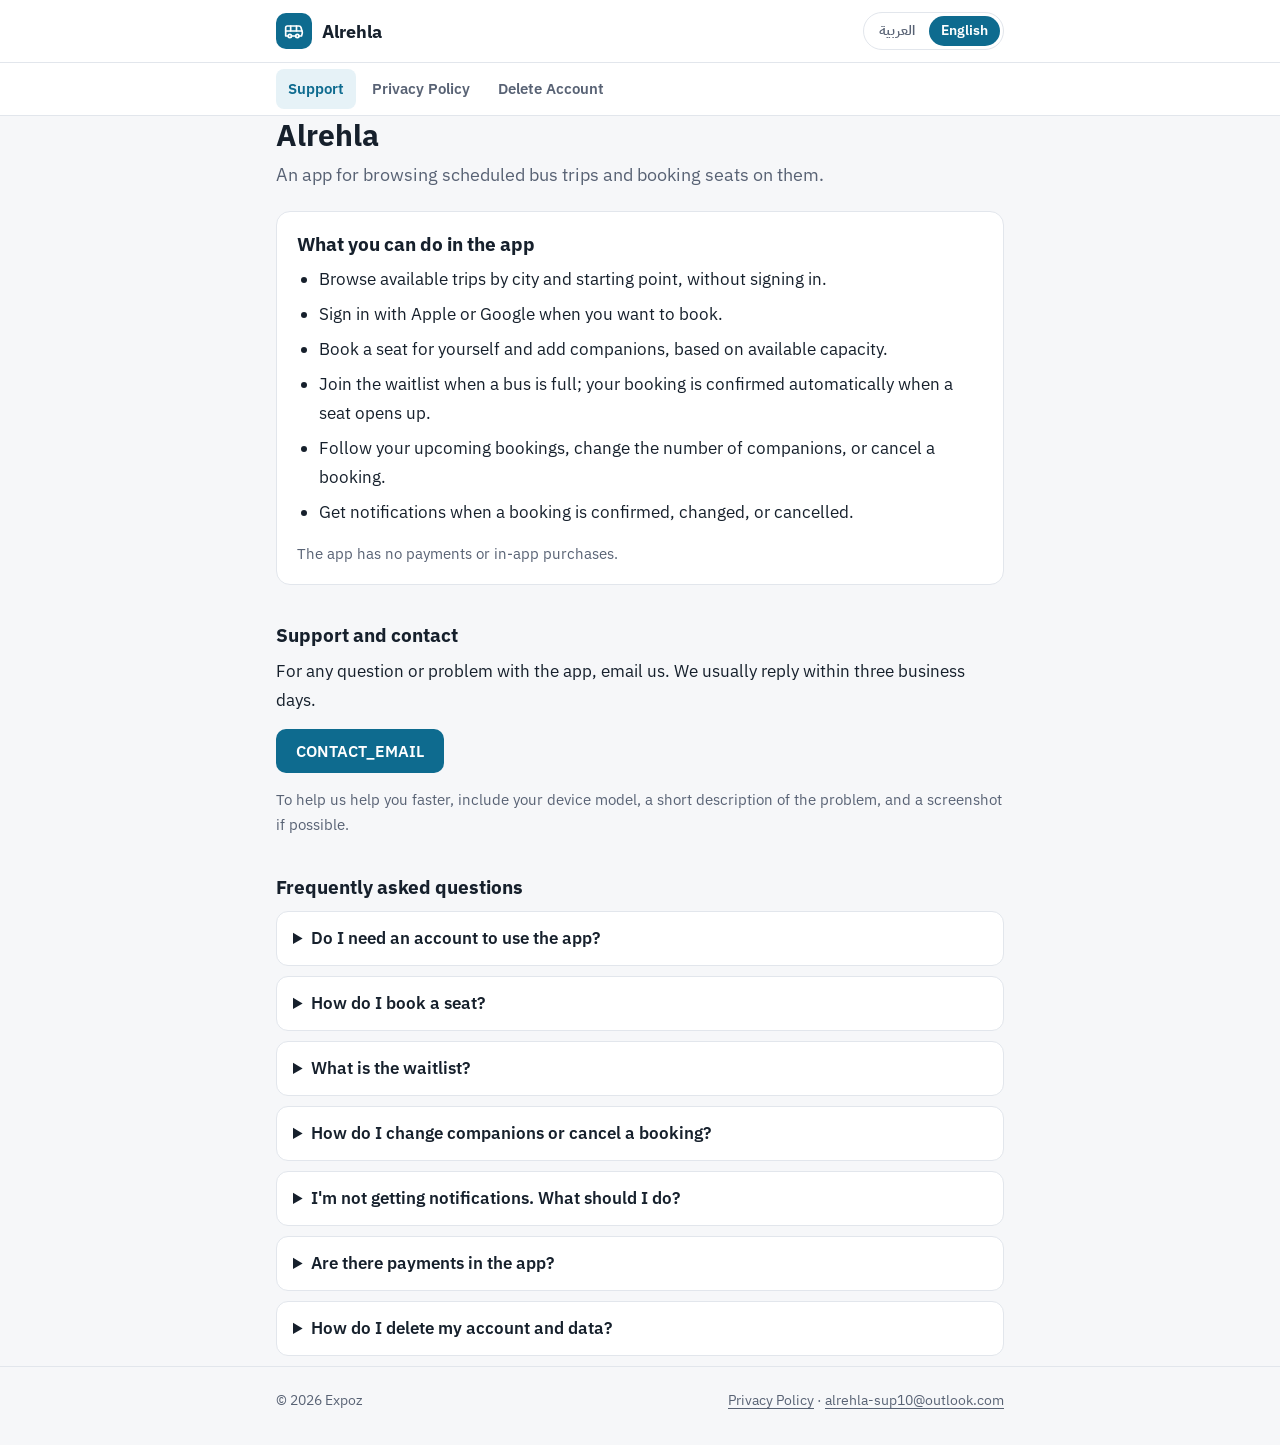
<file: index.html>
<!doctype html>
<html lang="ar" dir="rtl">
  <head>
    <meta charset="utf-8" />
    <meta name="viewport" content="width=device-width, initial-scale=1" />
    <title>Alrehla — الدعم | Support</title>
    <meta
      name="description"
      content="Alrehla: browse scheduled bus trips and book your seat. Support and contact information."
    />
    <link rel="preconnect" href="https://fonts.googleapis.com" />
    <link rel="preconnect" href="https://fonts.gstatic.com" crossorigin />
    <link
      rel="stylesheet"
      href="https://fonts.googleapis.com/css2?family=IBM+Plex+Sans+Arabic:wght@400;600;700&family=IBM+Plex+Sans:wght@400;600;700&display=swap"
    />
    <link rel="stylesheet" href="style.css" />
    <script src="site.js"></script>
  </head>
  <body>
    <header class="site-header">
      <div class="wrap bar">
        <a class="brand" href="./">
          <span class="brand-mark" aria-hidden="true">
            <svg
              viewBox="0 0 24 24"
              fill="none"
              stroke="currentColor"
              stroke-width="2"
              stroke-linecap="round"
              stroke-linejoin="round"
            >
              <path d="M8 6v6" />
              <path d="M15 6v6" />
              <path d="M2 12h19.6" />
              <path
                d="M18 18h3s.5-1.7.8-2.8c.1-.4.2-.8.2-1.2 0-.4-.1-.8-.2-1.2l-1.4-5C20.1 6.8 19.1 6 18 6H4a2 2 0 0 0-2 2v10h3"
              />
              <circle cx="7" cy="18" r="2" />
              <path d="M9 18h5" />
              <circle cx="16" cy="18" r="2" />
            </svg>
          </span>
          Alrehla
        </a>
        <div class="lang-switch" role="group" aria-label="اللغة / Language">
          <button type="button" data-set-lang="ar" lang="ar">العربية</button>
          <button type="button" data-set-lang="en" lang="en">English</button>
        </div>
      </div>
      <nav class="site-nav" aria-label="Site">
        <div class="wrap">
          <a href="./" aria-current="page"
            ><span class="ar">الدعم</span><span class="en">Support</span></a
          >
          <a href="privacy.html"
            ><span class="ar">سياسة الخصوصية</span
            ><span class="en">Privacy Policy</span></a
          >
          <a href="delete-account.html"
            ><span class="ar">حذف الحساب</span
            ><span class="en">Delete Account</span></a
          >
        </div>
      </nav>
    </header>

    <main class="wrap">
      <!-- ===================== العربية ===================== -->
      <section class="ar" lang="ar" dir="rtl">
        <h1>Alrehla</h1>
        <p class="lead">
          تطبيق لتصفّح رحلات الحافلات المجدولة وحجز المقاعد فيها.
        </p>

        <div class="card">
          <h2>ماذا يمكنك أن تفعل في التطبيق؟</h2>
          <ul>
            <li>
              تصفّح الرحلات المتاحة حسب المدينة ونقطة الانطلاق، بدون تسجيل دخول.
            </li>
            <li>تسجيل الدخول باستخدام Apple أو Google عند الرغبة في الحجز.</li>
            <li>حجز مقعد لك وإضافة مرافقين حسب السعة المتاحة.</li>
            <li>
              الانضمام إلى قائمة الانتظار عند امتلاء الحافلة، وتأكيد الحجز
              تلقائياً عند توفر مقعد.
            </li>
            <li>
              متابعة حجوزاتك القادمة، وتعديل عدد المرافقين أو إلغاء الحجز.
            </li>
            <li>تلقي إشعارات عند تأكيد الحجز أو تعديله أو إلغائه.</li>
          </ul>
          <p class="muted">لا يتضمن التطبيق أي مدفوعات أو مشتريات.</p>
        </div>

        <h2 id="contact">الدعم والتواصل</h2>
        <p>
          لأي سؤال أو مشكلة في التطبيق، راسلنا عبر البريد الإلكتروني، ونرد عادةً
          خلال ثلاثة أيام عمل.
        </p>
        <p>
          <a class="btn" href="mailto:CONTACT_EMAIL" dir="ltr">CONTACT_EMAIL</a>
        </p>
        <p class="muted">
          لتسريع المساعدة، اذكر نوع جهازك ووصفاً مختصراً للمشكلة، وأرفق لقطة
          شاشة إن أمكن.
        </p>

        <h2>الأسئلة الشائعة</h2>
        <details>
          <summary>هل أحتاج إلى حساب لاستخدام التطبيق؟</summary>
          <p>
            لا. يمكنك تصفّح الرحلات بدون تسجيل. تحتاج إلى تسجيل الدخول باستخدام
            Apple أو Google فقط عند إنشاء حجز أو إدارة حجوزاتك.
          </p>
        </details>
        <details>
          <summary>كيف أحجز مقعداً؟</summary>
          <p>
            اختر مدينتك ونقطة الانطلاق، ثم اختر الرحلة المناسبة واضغط على زر
            الحجز، وحدّد عدد المرافقين إن وُجدوا.
          </p>
        </details>
        <details>
          <summary>ما هي قائمة الانتظار؟</summary>
          <p>
            إذا لم تتوفر مقاعد كافية في الرحلة، يمكنك الانضمام إلى قائمة
            الانتظار. عند توفر مقعد مناسب يُؤكَّد حجزك تلقائياً ويصلك إشعار
            بذلك.
          </p>
        </details>
        <details>
          <summary>كيف أعدّل عدد المرافقين أو ألغي حجزي؟</summary>
          <p>
            افتح صفحة «حجوزاتي»، واختر الحجز، ثم عدّل عدد المرافقين أو ألغِ
            الحجز.
          </p>
        </details>
        <details>
          <summary>لا تصلني الإشعارات، ماذا أفعل؟</summary>
          <p>
            تأكد من السماح بإشعارات تطبيق Alrehla من إعدادات جهازك، ومن أنك
            مسجّل الدخول في التطبيق.
          </p>
        </details>
        <details>
          <summary>هل يوجد دفع داخل التطبيق؟</summary>
          <p>لا. التطبيق لا يتضمن أي مدفوعات أو مشتريات داخلية.</p>
        </details>
        <details>
          <summary>كيف أحذف حسابي وبياناتي؟</summary>
          <p>
            يمكنك حذف حسابك من داخل التطبيق في أي وقت، أو بطلب عبر البريد
            الإلكتروني. التفاصيل الكاملة في صفحة
            <a href="delete-account.html">حذف الحساب</a>.
          </p>
        </details>
      </section>

      <!-- ===================== English ===================== -->
      <section class="en" lang="en" dir="ltr">
        <h1>Alrehla</h1>
        <p class="lead">
          An app for browsing scheduled bus trips and booking seats on them.
        </p>

        <div class="card">
          <h2>What you can do in the app</h2>
          <ul>
            <li>
              Browse available trips by city and starting point, without signing
              in.
            </li>
            <li>Sign in with Apple or Google when you want to book.</li>
            <li>
              Book a seat for yourself and add companions, based on available
              capacity.
            </li>
            <li>
              Join the waitlist when a bus is full; your booking is confirmed
              automatically when a seat opens up.
            </li>
            <li>
              Follow your upcoming bookings, change the number of companions, or
              cancel a booking.
            </li>
            <li>
              Get notifications when a booking is confirmed, changed, or
              cancelled.
            </li>
          </ul>
          <p class="muted">The app has no payments or in-app purchases.</p>
        </div>

        <h2 id="contact-en">Support and contact</h2>
        <p>
          For any question or problem with the app, email us. We usually reply
          within three business days.
        </p>
        <p><a class="btn" href="mailto:CONTACT_EMAIL">CONTACT_EMAIL</a></p>
        <p class="muted">
          To help us help you faster, include your device model, a short
          description of the problem, and a screenshot if possible.
        </p>

        <h2>Frequently asked questions</h2>
        <details>
          <summary>Do I need an account to use the app?</summary>
          <p>
            No. You can browse trips without signing in. You only need to sign
            in with Apple or Google to create a booking or manage your bookings.
          </p>
        </details>
        <details>
          <summary>How do I book a seat?</summary>
          <p>
            Choose your city and starting point, pick a trip, tap the booking
            button, and set the number of companions if any.
          </p>
        </details>
        <details>
          <summary>What is the waitlist?</summary>
          <p>
            If a trip doesn't have enough seats, you can join its waitlist. When
            a suitable seat becomes available, your booking is confirmed
            automatically and you get a notification.
          </p>
        </details>
        <details>
          <summary>How do I change companions or cancel a booking?</summary>
          <p>
            Open the "My Bookings" (حجوزاتي) page, select the booking, then
            change the number of companions or cancel it.
          </p>
        </details>
        <details>
          <summary>I'm not getting notifications. What should I do?</summary>
          <p>
            Make sure notifications for Alrehla are allowed in your device
            settings and that you are signed in to the app.
          </p>
        </details>
        <details>
          <summary>Are there payments in the app?</summary>
          <p>No. The app has no payments or in-app purchases.</p>
        </details>
        <details>
          <summary>How do I delete my account and data?</summary>
          <p>
            You can delete your account from inside the app at any time, or
            request deletion by email. Full details are on the
            <a href="delete-account.html">Delete Account</a> page.
          </p>
        </details>
      </section>
    </main>

    <footer class="site-footer">
      <div class="wrap">
        <span>© 2026 Expoz</span>
        <span>
          <a href="privacy.html"
            ><span class="ar">سياسة الخصوصية</span
            ><span class="en">Privacy Policy</span></a
          >
          ·
          <a href="mailto:CONTACT_EMAIL" dir="ltr">alrehla-sup10@outlook.com</a>
        </span>
      </div>
    </footer>
  </body>
</html>
</file>
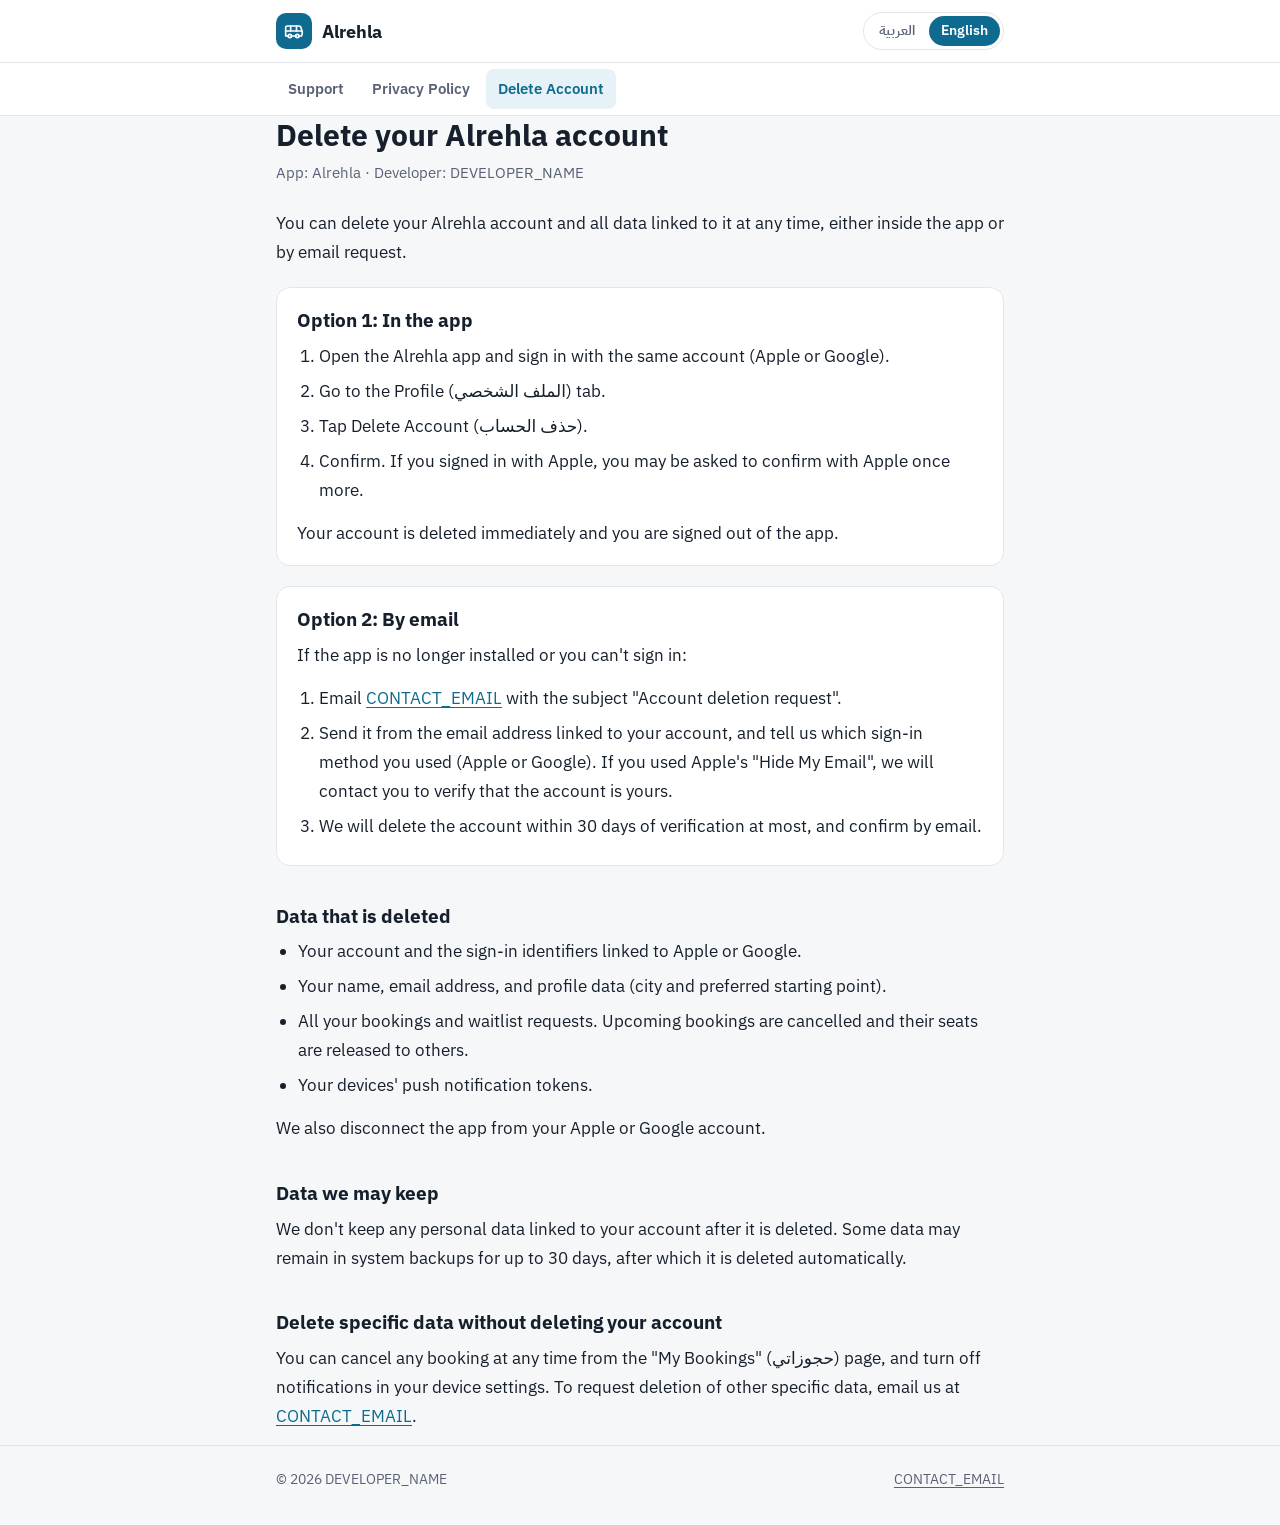
<file: delete-account.html>
<!doctype html>
<html lang="ar" dir="rtl">
<head>
  <meta charset="utf-8">
  <meta name="viewport" content="width=device-width, initial-scale=1">
  <title>Alrehla — حذف الحساب | Delete Account</title>
  <meta name="description" content="How to delete your Alrehla account and data, what is deleted, and what is kept.">
  <link rel="preconnect" href="https://fonts.googleapis.com">
  <link rel="preconnect" href="https://fonts.gstatic.com" crossorigin>
  <link rel="stylesheet" href="https://fonts.googleapis.com/css2?family=IBM+Plex+Sans+Arabic:wght@400;600;700&family=IBM+Plex+Sans:wght@400;600;700&display=swap">
  <link rel="stylesheet" href="style.css">
  <script src="site.js"></script>
</head>
<body>
  <header class="site-header">
    <div class="wrap bar">
      <a class="brand" href="./">
        <span class="brand-mark" aria-hidden="true">
          <svg viewBox="0 0 24 24" fill="none" stroke="currentColor" stroke-width="2" stroke-linecap="round" stroke-linejoin="round"><path d="M8 6v6"/><path d="M15 6v6"/><path d="M2 12h19.6"/><path d="M18 18h3s.5-1.7.8-2.8c.1-.4.2-.8.2-1.2 0-.4-.1-.8-.2-1.2l-1.4-5C20.1 6.8 19.1 6 18 6H4a2 2 0 0 0-2 2v10h3"/><circle cx="7" cy="18" r="2"/><path d="M9 18h5"/><circle cx="16" cy="18" r="2"/></svg>
        </span>
        Alrehla
      </a>
      <div class="lang-switch" role="group" aria-label="اللغة / Language">
        <button type="button" data-set-lang="ar" lang="ar">العربية</button>
        <button type="button" data-set-lang="en" lang="en">English</button>
      </div>
    </div>
    <nav class="site-nav" aria-label="Site">
      <div class="wrap">
        <a href="./"><span class="ar">الدعم</span><span class="en">Support</span></a>
        <a href="privacy.html"><span class="ar">سياسة الخصوصية</span><span class="en">Privacy Policy</span></a>
        <a href="delete-account.html" aria-current="page"><span class="ar">حذف الحساب</span><span class="en">Delete Account</span></a>
      </div>
    </nav>
  </header>

  <main class="wrap">
    <!-- ===================== العربية ===================== -->
    <section class="ar" lang="ar" dir="rtl">
      <h1>حذف الحساب في تطبيق Alrehla</h1>
      <p class="meta">التطبيق: Alrehla · المطوّر: DEVELOPER_NAME</p>

      <p>يمكنك حذف حسابك في تطبيق Alrehla وجميع البيانات المرتبطة به في أي وقت، إما من داخل التطبيق أو بطلب عبر البريد الإلكتروني.</p>

      <div class="card">
        <h2>الطريقة الأولى: من داخل التطبيق</h2>
        <ol>
          <li>افتح تطبيق Alrehla وسجّل الدخول بنفس الحساب (Apple أو Google).</li>
          <li>اذهب إلى تبويب «الملف الشخصي».</li>
          <li>اضغط على «حذف الحساب».</li>
          <li>أكّد الحذف. إذا كنت قد سجّلت الدخول باستخدام Apple، فقد يُطلب منك التأكيد عبر Apple مرة أخرى.</li>
        </ol>
        <p>يُحذف حسابك فوراً ويتم تسجيل خروجك من التطبيق.</p>
      </div>

      <div class="card">
        <h2>الطريقة الثانية: عبر البريد الإلكتروني</h2>
        <p>إذا لم يعد التطبيق مثبّتاً لديك أو لا تستطيع الدخول إلى حسابك:</p>
        <ol>
          <li>أرسل رسالة إلى <a href="mailto:CONTACT_EMAIL?subject=Account%20deletion%20request" dir="ltr">CONTACT_EMAIL</a> بعنوان «طلب حذف الحساب».</li>
          <li>أرسلها من البريد الإلكتروني المرتبط بحسابك، واذكر طريقة تسجيل الدخول التي استخدمتها (Apple أو Google). إذا استخدمت ميزة «إخفاء بريدي الإلكتروني» من Apple، سنتواصل معك للتحقق من ملكية الحساب.</li>
          <li>سنحذف الحساب خلال 30 يوماً كحد أقصى من تاريخ التحقق، ونرسل لك تأكيداً بالبريد الإلكتروني.</li>
        </ol>
      </div>

      <h2>البيانات التي تُحذف</h2>
      <ul>
        <li>حسابك ومعرّفات تسجيل الدخول المرتبطة بـ Apple أو Google.</li>
        <li>اسمك وبريدك الإلكتروني وبيانات ملفك الشخصي (المدينة ونقطة الانطلاق المفضّلة).</li>
        <li>جميع حجوزاتك وطلبات قائمة الانتظار. تُلغى الحجوزات القادمة وتُتاح مقاعدها لغيرك.</li>
        <li>رموز الإشعارات الخاصة بأجهزتك.</li>
      </ul>
      <p>كما نلغي ربط التطبيق بحسابك في Apple أو Google.</p>

      <h2>البيانات التي قد نحتفظ بها</h2>
      <p>لا نحتفظ بأي بيانات شخصية مرتبطة بحسابك بعد حذفه. قد تبقى بعض البيانات ضمن النسخ الاحتياطية للنظام لمدة أقصاها 30 يوماً، ثم تُحذف تلقائياً.</p>

      <h2>حذف بيانات محددة دون حذف الحساب</h2>
      <p>يمكنك إلغاء أي حجز في أي وقت من صفحة «حجوزاتي»، وإيقاف الإشعارات من إعدادات جهازك. لطلب حذف بيانات أخرى محددة، راسلنا على <a href="mailto:CONTACT_EMAIL" dir="ltr">CONTACT_EMAIL</a>.</p>
    </section>

    <!-- ===================== English ===================== -->
    <section class="en" lang="en" dir="ltr">
      <h1>Delete your Alrehla account</h1>
      <p class="meta">App: Alrehla · Developer: DEVELOPER_NAME</p>

      <p>You can delete your Alrehla account and all data linked to it at any time, either inside the app or by email request.</p>

      <div class="card">
        <h2>Option 1: In the app</h2>
        <ol>
          <li>Open the Alrehla app and sign in with the same account (Apple or Google).</li>
          <li>Go to the Profile (الملف الشخصي) tab.</li>
          <li>Tap Delete Account (حذف الحساب).</li>
          <li>Confirm. If you signed in with Apple, you may be asked to confirm with Apple once more.</li>
        </ol>
        <p>Your account is deleted immediately and you are signed out of the app.</p>
      </div>

      <div class="card">
        <h2>Option 2: By email</h2>
        <p>If the app is no longer installed or you can't sign in:</p>
        <ol>
          <li>Email <a href="mailto:CONTACT_EMAIL?subject=Account%20deletion%20request">CONTACT_EMAIL</a> with the subject "Account deletion request".</li>
          <li>Send it from the email address linked to your account, and tell us which sign-in method you used (Apple or Google). If you used Apple's "Hide My Email", we will contact you to verify that the account is yours.</li>
          <li>We will delete the account within 30 days of verification at most, and confirm by email.</li>
        </ol>
      </div>

      <h2>Data that is deleted</h2>
      <ul>
        <li>Your account and the sign-in identifiers linked to Apple or Google.</li>
        <li>Your name, email address, and profile data (city and preferred starting point).</li>
        <li>All your bookings and waitlist requests. Upcoming bookings are cancelled and their seats are released to others.</li>
        <li>Your devices' push notification tokens.</li>
      </ul>
      <p>We also disconnect the app from your Apple or Google account.</p>

      <h2>Data we may keep</h2>
      <p>We don't keep any personal data linked to your account after it is deleted. Some data may remain in system backups for up to 30 days, after which it is deleted automatically.</p>

      <h2>Delete specific data without deleting your account</h2>
      <p>You can cancel any booking at any time from the "My Bookings" (حجوزاتي) page, and turn off notifications in your device settings. To request deletion of other specific data, email us at <a href="mailto:CONTACT_EMAIL">CONTACT_EMAIL</a>.</p>
    </section>
  </main>

  <footer class="site-footer">
    <div class="wrap">
      <span>© 2026 DEVELOPER_NAME</span>
      <span><a href="mailto:CONTACT_EMAIL" dir="ltr">CONTACT_EMAIL</a></span>
    </div>
  </footer>
</body>
</html>
</file>
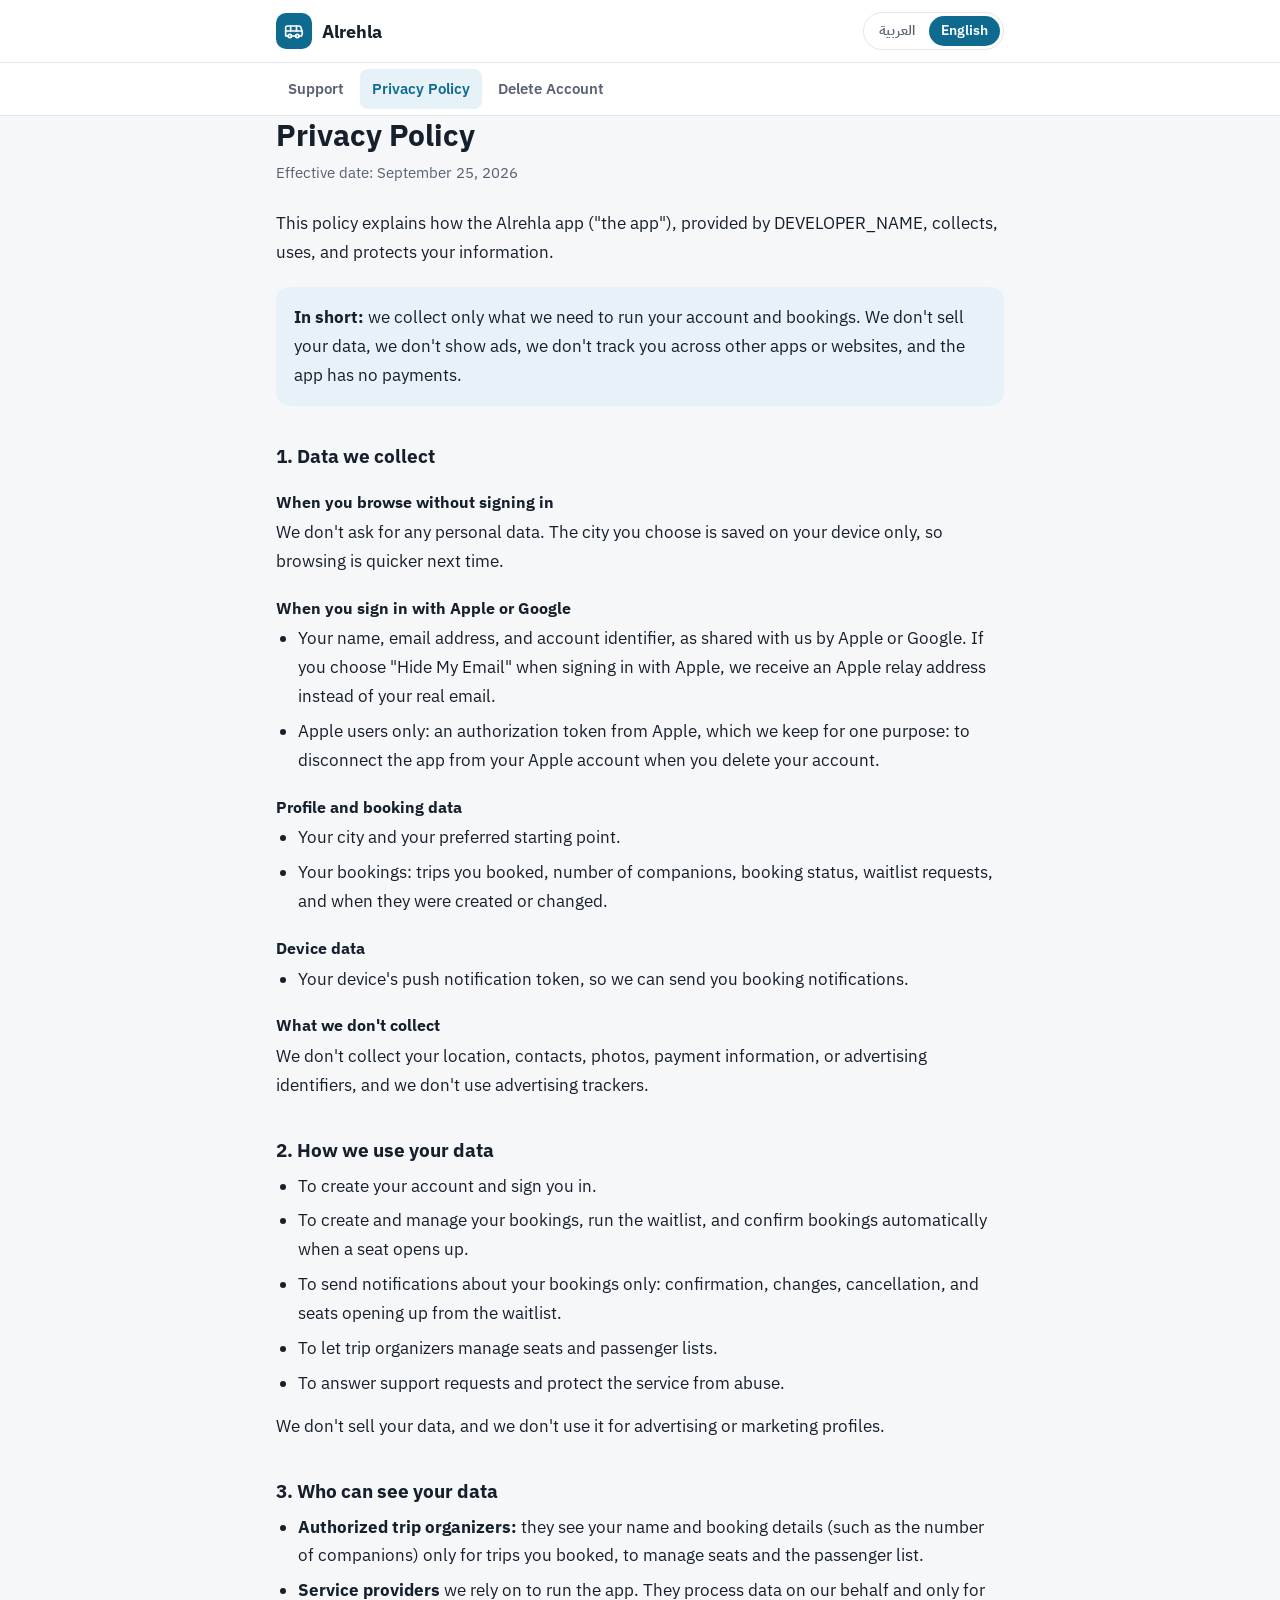
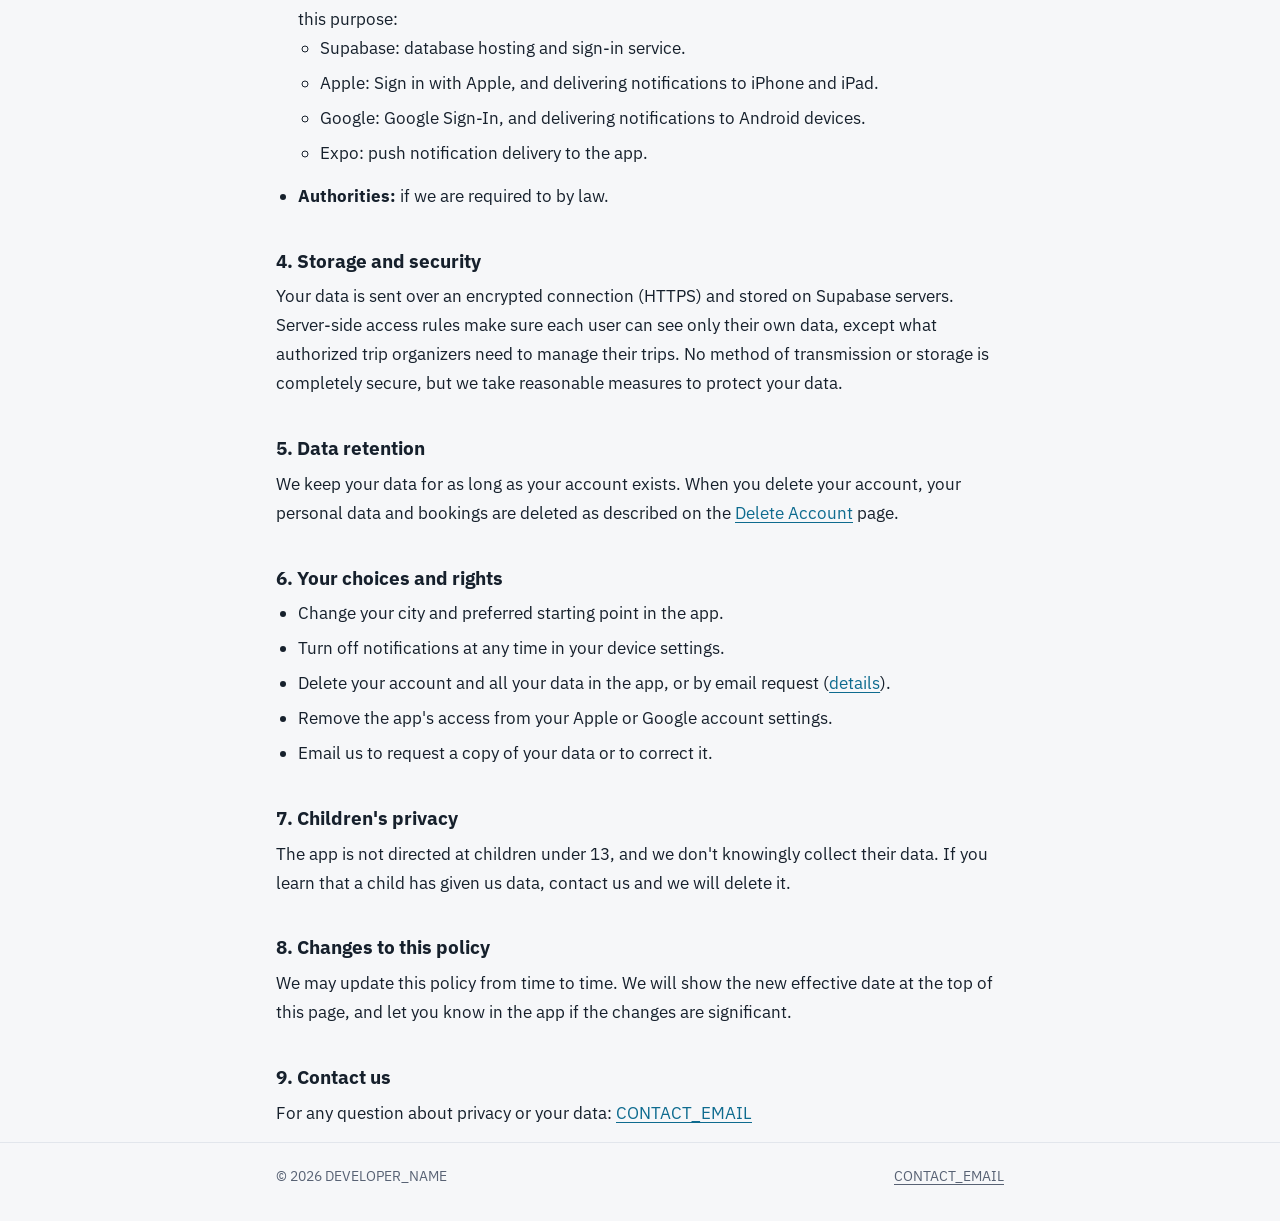
<file: privacy.html>
<!doctype html>
<html lang="ar" dir="rtl">
<head>
  <meta charset="utf-8">
  <meta name="viewport" content="width=device-width, initial-scale=1">
  <title>Alrehla — سياسة الخصوصية | Privacy Policy</title>
  <meta name="description" content="Privacy Policy for the Alrehla app: what data we collect, how we use it, and how to delete it.">
  <link rel="preconnect" href="https://fonts.googleapis.com">
  <link rel="preconnect" href="https://fonts.gstatic.com" crossorigin>
  <link rel="stylesheet" href="https://fonts.googleapis.com/css2?family=IBM+Plex+Sans+Arabic:wght@400;600;700&family=IBM+Plex+Sans:wght@400;600;700&display=swap">
  <link rel="stylesheet" href="style.css">
  <script src="site.js"></script>
</head>
<body>
  <header class="site-header">
    <div class="wrap bar">
      <a class="brand" href="./">
        <span class="brand-mark" aria-hidden="true">
          <svg viewBox="0 0 24 24" fill="none" stroke="currentColor" stroke-width="2" stroke-linecap="round" stroke-linejoin="round"><path d="M8 6v6"/><path d="M15 6v6"/><path d="M2 12h19.6"/><path d="M18 18h3s.5-1.7.8-2.8c.1-.4.2-.8.2-1.2 0-.4-.1-.8-.2-1.2l-1.4-5C20.1 6.8 19.1 6 18 6H4a2 2 0 0 0-2 2v10h3"/><circle cx="7" cy="18" r="2"/><path d="M9 18h5"/><circle cx="16" cy="18" r="2"/></svg>
        </span>
        Alrehla
      </a>
      <div class="lang-switch" role="group" aria-label="اللغة / Language">
        <button type="button" data-set-lang="ar" lang="ar">العربية</button>
        <button type="button" data-set-lang="en" lang="en">English</button>
      </div>
    </div>
    <nav class="site-nav" aria-label="Site">
      <div class="wrap">
        <a href="./"><span class="ar">الدعم</span><span class="en">Support</span></a>
        <a href="privacy.html" aria-current="page"><span class="ar">سياسة الخصوصية</span><span class="en">Privacy Policy</span></a>
        <a href="delete-account.html"><span class="ar">حذف الحساب</span><span class="en">Delete Account</span></a>
      </div>
    </nav>
  </header>

  <main class="wrap">
    <!-- ===================== العربية ===================== -->
    <section class="ar" lang="ar" dir="rtl">
      <h1>سياسة الخصوصية</h1>
      <p class="meta">تاريخ السريان: 25 سبتمبر 2026</p>

      <p>توضّح هذه السياسة كيف يجمع تطبيق Alrehla («التطبيق»)، المقدَّم من DEVELOPER_NAME، معلوماتك ويستخدمها ويحميها.</p>

      <div class="callout">
        <p><strong>باختصار:</strong> نجمع فقط ما نحتاجه لتشغيل حسابك وحجوزاتك. لا نبيع بياناتك، ولا نعرض إعلانات، ولا نتتبّعك عبر التطبيقات أو المواقع الأخرى، ولا يتضمن التطبيق أي مدفوعات.</p>
      </div>

      <h2>1. البيانات التي نجمعها</h2>

      <h3>عند التصفّح بدون تسجيل دخول</h3>
      <p>لا نطلب منك أي بيانات شخصية. المدينة التي تختارها تُحفظ على جهازك فقط لتسهيل التصفّح في المرات القادمة.</p>

      <h3>عند تسجيل الدخول باستخدام Apple أو Google</h3>
      <ul>
        <li>الاسم والبريد الإلكتروني ومعرّف الحساب، كما يشاركها معنا Apple أو Google. إذا اخترت «إخفاء بريدي الإلكتروني» عند تسجيل الدخول باستخدام Apple، فسنتلقى عنوان بريد تُعيد Apple توجيهه، بدلاً من بريدك الحقيقي.</li>
        <li>لمستخدمي Apple فقط: رمز تفويض من Apple نحتفظ به لغرض واحد، هو إلغاء ربط التطبيق بحسابك في Apple عند حذف حسابك.</li>
      </ul>

      <h3>بيانات الملف الشخصي والحجوزات</h3>
      <ul>
        <li>مدينتك ونقطة الانطلاق المفضّلة لديك.</li>
        <li>حجوزاتك: الرحلات التي حجزتها، وعدد المرافقين، وحالة الحجز، وطلبات قائمة الانتظار، وتواريخ إنشائها وتعديلها.</li>
      </ul>

      <h3>بيانات الجهاز</h3>
      <ul>
        <li>رمز الإشعارات الخاص بجهازك، لإرسال إشعارات الحجز إليك.</li>
      </ul>

      <h3>ما لا نجمعه</h3>
      <p>لا نجمع موقعك الجغرافي، ولا جهات الاتصال، ولا الصور، ولا أي معلومات دفع، ولا معرّفات الإعلانات، ولا نستخدم أدوات تتبّع إعلاني.</p>

      <h2>2. كيف نستخدم بياناتك</h2>
      <ul>
        <li>إنشاء حسابك وتسجيل دخولك.</li>
        <li>إنشاء حجوزاتك وإدارتها، وتشغيل قائمة الانتظار والتأكيد التلقائي عند توفر مقعد.</li>
        <li>إرسال إشعارات تتعلق بحجوزاتك فقط: التأكيد، والتعديل، والإلغاء، وتوفر مقعد من قائمة الانتظار.</li>
        <li>تمكين منظّمي الرحلات من إدارة المقاعد وقوائم الركاب.</li>
        <li>الرد على طلبات الدعم، وحماية الخدمة من إساءة الاستخدام.</li>
      </ul>
      <p>لا نبيع بياناتك، ولا نستخدمها للإعلانات أو لبناء ملفات تسويقية.</p>

      <h2>3. من يمكنه الاطلاع على بياناتك</h2>
      <ul>
        <li><strong>منظّمو الرحلات المخوّلون:</strong> يرون اسمك وتفاصيل حجزك (مثل عدد المرافقين) في الرحلات التي حجزت فيها فقط، لإدارة المقاعد وقائمة الركاب.</li>
        <li><strong>مزوّدو الخدمات</strong> الذين نعتمد عليهم لتشغيل التطبيق، ويعالجون البيانات نيابةً عنا ولهذا الغرض فقط:
          <ul>
            <li>Supabase: استضافة قاعدة البيانات وخدمة تسجيل الدخول.</li>
            <li>Apple: تسجيل الدخول باستخدام Apple، وإيصال الإشعارات إلى أجهزة iPhone و iPad.</li>
            <li>Google: تسجيل الدخول باستخدام Google، وإيصال الإشعارات إلى أجهزة Android.</li>
            <li>Expo: خدمة إرسال الإشعارات إلى التطبيق.</li>
          </ul>
        </li>
        <li><strong>الجهات الرسمية:</strong> إذا طُلب منا ذلك بموجب القانون.</li>
      </ul>

      <h2>4. حماية البيانات وتخزينها</h2>
      <p>تُنقل بياناتك مشفّرةً عبر اتصال آمن (HTTPS)، وتُخزَّن على خوادم Supabase. قواعد الوصول على الخادم تضمن أن يرى كل مستخدم بياناته فقط، باستثناء ما يحتاجه منظّمو الرحلات المخوّلون لإدارة رحلاتهم. لا توجد طريقة نقل أو تخزين آمنة تماماً، لكننا نتخذ إجراءات معقولة لحماية بياناتك.</p>

      <h2>5. مدة الاحتفاظ بالبيانات</h2>
      <p>نحتفظ ببياناتك ما دام حسابك قائماً. عند حذف حسابك تُحذف بياناتك الشخصية وحجوزاتك كما هو موضّح في صفحة <a href="delete-account.html">حذف الحساب</a>.</p>

      <h2>6. خياراتك وحقوقك</h2>
      <ul>
        <li>تعديل مدينتك ونقطة الانطلاق المفضّلة من داخل التطبيق.</li>
        <li>إيقاف الإشعارات في أي وقت من إعدادات جهازك.</li>
        <li>حذف حسابك وجميع بياناتك من داخل التطبيق، أو بطلب عبر البريد الإلكتروني (<a href="delete-account.html">التفاصيل</a>).</li>
        <li>إلغاء صلاحية التطبيق من إعدادات حسابك في Apple أو Google.</li>
        <li>مراسلتنا لطلب نسخة من بياناتك أو تصحيحها.</li>
      </ul>

      <h2>7. خصوصية الأطفال</h2>
      <p>التطبيق غير موجّه للأطفال دون 13 عاماً، ولا نجمع بياناتهم عن علم. إذا علمت أن طفلاً قدّم لنا بيانات، راسلنا وسنحذفها.</p>

      <h2>8. التغييرات على هذه السياسة</h2>
      <p>قد نحدّث هذه السياسة من وقت لآخر. سنعرض تاريخ السريان الجديد أعلى هذه الصفحة، وسنُعلمك داخل التطبيق إذا كانت التغييرات جوهرية.</p>

      <h2>9. تواصل معنا</h2>
      <p>لأي سؤال عن الخصوصية أو عن بياناتك: <a href="mailto:CONTACT_EMAIL" dir="ltr">CONTACT_EMAIL</a></p>
    </section>

    <!-- ===================== English ===================== -->
    <section class="en" lang="en" dir="ltr">
      <h1>Privacy Policy</h1>
      <p class="meta">Effective date: September 25, 2026</p>

      <p>This policy explains how the Alrehla app ("the app"), provided by DEVELOPER_NAME, collects, uses, and protects your information.</p>

      <div class="callout">
        <p><strong>In short:</strong> we collect only what we need to run your account and bookings. We don't sell your data, we don't show ads, we don't track you across other apps or websites, and the app has no payments.</p>
      </div>

      <h2>1. Data we collect</h2>

      <h3>When you browse without signing in</h3>
      <p>We don't ask for any personal data. The city you choose is saved on your device only, so browsing is quicker next time.</p>

      <h3>When you sign in with Apple or Google</h3>
      <ul>
        <li>Your name, email address, and account identifier, as shared with us by Apple or Google. If you choose "Hide My Email" when signing in with Apple, we receive an Apple relay address instead of your real email.</li>
        <li>Apple users only: an authorization token from Apple, which we keep for one purpose: to disconnect the app from your Apple account when you delete your account.</li>
      </ul>

      <h3>Profile and booking data</h3>
      <ul>
        <li>Your city and your preferred starting point.</li>
        <li>Your bookings: trips you booked, number of companions, booking status, waitlist requests, and when they were created or changed.</li>
      </ul>

      <h3>Device data</h3>
      <ul>
        <li>Your device's push notification token, so we can send you booking notifications.</li>
      </ul>

      <h3>What we don't collect</h3>
      <p>We don't collect your location, contacts, photos, payment information, or advertising identifiers, and we don't use advertising trackers.</p>

      <h2>2. How we use your data</h2>
      <ul>
        <li>To create your account and sign you in.</li>
        <li>To create and manage your bookings, run the waitlist, and confirm bookings automatically when a seat opens up.</li>
        <li>To send notifications about your bookings only: confirmation, changes, cancellation, and seats opening up from the waitlist.</li>
        <li>To let trip organizers manage seats and passenger lists.</li>
        <li>To answer support requests and protect the service from abuse.</li>
      </ul>
      <p>We don't sell your data, and we don't use it for advertising or marketing profiles.</p>

      <h2>3. Who can see your data</h2>
      <ul>
        <li><strong>Authorized trip organizers:</strong> they see your name and booking details (such as the number of companions) only for trips you booked, to manage seats and the passenger list.</li>
        <li><strong>Service providers</strong> we rely on to run the app. They process data on our behalf and only for this purpose:
          <ul>
            <li>Supabase: database hosting and sign-in service.</li>
            <li>Apple: Sign in with Apple, and delivering notifications to iPhone and iPad.</li>
            <li>Google: Google Sign-In, and delivering notifications to Android devices.</li>
            <li>Expo: push notification delivery to the app.</li>
          </ul>
        </li>
        <li><strong>Authorities:</strong> if we are required to by law.</li>
      </ul>

      <h2>4. Storage and security</h2>
      <p>Your data is sent over an encrypted connection (HTTPS) and stored on Supabase servers. Server-side access rules make sure each user can see only their own data, except what authorized trip organizers need to manage their trips. No method of transmission or storage is completely secure, but we take reasonable measures to protect your data.</p>

      <h2>5. Data retention</h2>
      <p>We keep your data for as long as your account exists. When you delete your account, your personal data and bookings are deleted as described on the <a href="delete-account.html">Delete Account</a> page.</p>

      <h2>6. Your choices and rights</h2>
      <ul>
        <li>Change your city and preferred starting point in the app.</li>
        <li>Turn off notifications at any time in your device settings.</li>
        <li>Delete your account and all your data in the app, or by email request (<a href="delete-account.html">details</a>).</li>
        <li>Remove the app's access from your Apple or Google account settings.</li>
        <li>Email us to request a copy of your data or to correct it.</li>
      </ul>

      <h2>7. Children's privacy</h2>
      <p>The app is not directed at children under 13, and we don't knowingly collect their data. If you learn that a child has given us data, contact us and we will delete it.</p>

      <h2>8. Changes to this policy</h2>
      <p>We may update this policy from time to time. We will show the new effective date at the top of this page, and let you know in the app if the changes are significant.</p>

      <h2>9. Contact us</h2>
      <p>For any question about privacy or your data: <a href="mailto:CONTACT_EMAIL">CONTACT_EMAIL</a></p>
    </section>
  </main>

  <footer class="site-footer">
    <div class="wrap">
      <span>© 2026 DEVELOPER_NAME</span>
      <span><a href="mailto:CONTACT_EMAIL" dir="ltr">CONTACT_EMAIL</a></span>
    </div>
  </footer>
</body>
</html>
</file>
<file: style.css>
/* Alrehla site styles. Change --primary to match the app's brand color. */
:root {
  color-scheme: light dark;
  --bg: #f6f7f9;
  --surface: #ffffff;
  --text: #16202c;
  --muted: #586274;
  --border: #e2e6ec;
  --primary: #0e6b8f;
  --on-primary: #ffffff;
  --primary-soft: #e6f2f7;
  --warn-soft: #fff3e8;
  --radius: 14px;
  --font-ar: "IBM Plex Sans Arabic", "Segoe UI", Tahoma, sans-serif;
  --font-en: "IBM Plex Sans", "Segoe UI", system-ui, -apple-system, sans-serif;
}

@media (prefers-color-scheme: dark) {
  :root {
    --bg: #0e1319;
    --surface: #161c24;
    --text: #e6eaf0;
    --muted: #9aa4b4;
    --border: #283140;
    --primary: #5fb7da;
    --on-primary: #06202b;
    --primary-soft: #132a36;
    --warn-soft: #2c1d12;
  }
}

* { box-sizing: border-box; }

body {
  margin: 0;
  background: var(--bg);
  color: var(--text);
  font: 400 17px/1.85 var(--font-ar);
  -webkit-text-size-adjust: 100%;
}

.en { font-family: var(--font-en); line-height: 1.7; }

a { color: var(--primary); text-underline-offset: 3px; }

.wrap { max-width: 760px; margin: 0 auto; padding: 0 16px; }

/* Language visibility: site.js sets html.show-ar / html.show-en.
   Without JavaScript both languages stay visible. */
html.show-ar .en,
html.show-en .ar { display: none !important; }
html:not(.show-ar):not(.show-en) .lang-switch { display: none; }
html:not(.show-ar):not(.show-en) .site-nav .en { margin-inline-start: 6px; }
html:not(.show-ar):not(.show-en) section.en {
  border-top: 1px dashed var(--border);
  margin-top: 48px;
  padding-top: 32px;
}

/* Header */
.site-header { background: var(--surface); border-bottom: 1px solid var(--border); }
.site-header .bar {
  display: flex;
  align-items: center;
  justify-content: space-between;
  gap: 12px;
  padding-top: 12px;
  padding-bottom: 12px;
}
.brand {
  display: inline-flex;
  align-items: center;
  gap: 10px;
  color: var(--text);
  text-decoration: none;
  font: 700 1.15rem/1.2 var(--font-en);
}
.brand-mark {
  width: 36px;
  height: 36px;
  border-radius: 10px;
  background: var(--primary);
  color: var(--on-primary);
  display: grid;
  place-items: center;
  flex: none;
}
.brand-mark svg { width: 20px; height: 20px; }

.lang-switch {
  display: inline-flex;
  gap: 2px;
  padding: 3px;
  border: 1px solid var(--border);
  border-radius: 999px;
}
.lang-switch button {
  border: 0;
  background: transparent;
  color: var(--muted);
  font: 600 0.85rem/1 var(--font-en);
  padding: 8px 12px;
  border-radius: 999px;
  cursor: pointer;
}
.lang-switch button[lang="ar"] { font-family: var(--font-ar); }
.lang-switch button[aria-pressed="true"] { background: var(--primary); color: var(--on-primary); }

.site-nav { border-top: 1px solid var(--border); }
.site-nav .wrap {
  display: flex;
  gap: 4px;
  overflow-x: auto;
  padding-top: 6px;
  padding-bottom: 6px;
}
.site-nav a {
  color: var(--muted);
  text-decoration: none;
  font-weight: 600;
  font-size: 0.95rem;
  padding: 6px 12px;
  border-radius: 8px;
  white-space: nowrap;
}
.site-nav a:hover { color: var(--text); }
.site-nav a[aria-current="page"] { color: var(--primary); background: var(--primary-soft); }

/* Content */
main { padding: 32px 0 56px; }
h1 { font-size: 1.85rem; line-height: 1.3; margin: 0 0 6px; }
h2 { font-size: 1.2rem; line-height: 1.45; margin: 36px 0 8px; }
h3 { font-size: 1.02rem; line-height: 1.5; margin: 20px 0 4px; }
p, ul, ol { margin: 0 0 14px; }
ul, ol { padding-inline-start: 1.3em; }
li { margin-bottom: 6px; }
.meta, .muted { color: var(--muted); font-size: 0.93rem; }
.meta { margin-bottom: 24px; }
.lead { font-size: 1.12rem; color: var(--muted); }

.card {
  background: var(--surface);
  border: 1px solid var(--border);
  border-radius: var(--radius);
  padding: 18px 20px;
  margin: 20px 0;
}
.card h2 { margin-top: 0; }
.card > :last-child { margin-bottom: 0; }

.callout {
  background: var(--primary-soft);
  border-radius: var(--radius);
  padding: 16px 18px;
  margin: 20px 0;
}
.callout.warn { background: var(--warn-soft); }
.callout > :last-child { margin-bottom: 0; }

.btn {
  display: inline-block;
  background: var(--primary);
  color: var(--on-primary);
  text-decoration: none;
  font: 600 1rem/1.4 var(--font-en);
  padding: 11px 20px;
  border-radius: 10px;
  word-break: break-all;
}

details {
  background: var(--surface);
  border: 1px solid var(--border);
  border-radius: 12px;
  padding: 0 16px;
  margin: 10px 0;
}
summary { cursor: pointer; font-weight: 600; padding: 12px 0; }
details[open] summary { border-bottom: 1px solid var(--border); margin-bottom: 10px; }
details > p { margin-bottom: 14px; }

/* Footer */
.site-footer {
  border-top: 1px solid var(--border);
  color: var(--muted);
  font-size: 0.9rem;
  padding: 20px 0 32px;
}
.site-footer .wrap {
  display: flex;
  flex-wrap: wrap;
  gap: 8px 20px;
  justify-content: space-between;
}
.site-footer a { color: var(--muted); }

@media (max-width: 480px) {
  body { font-size: 16px; }
  h1 { font-size: 1.55rem; }
  .card { padding: 16px; }
}
</file>
